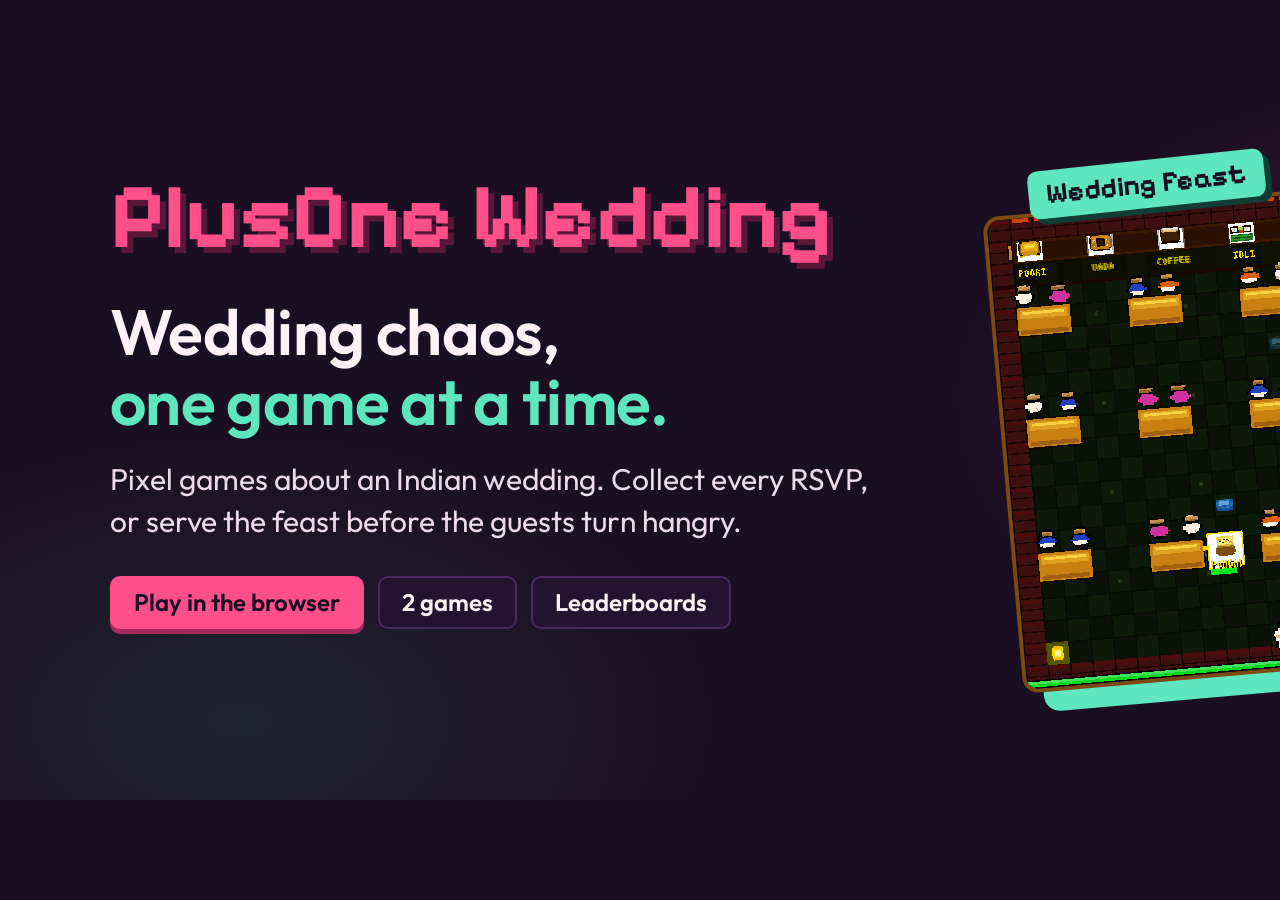
<file: assets/src/banner.html>
<!doctype html>
<html><head><meta charset="utf-8">
<link href="https://fonts.googleapis.com/css2?family=Pixelify+Sans:wght@700&family=Outfit:wght@400;500;600&display=swap" rel="stylesheet">
<style>
  html, body { margin: 0; width: 2000px; height: 800px; overflow: hidden; background: #1a0e22; }
  body { position: relative; font-family: Outfit, sans-serif; color: #fff1f5; }
  .glow { position: absolute; inset: 0; background: radial-gradient(900px 500px at 78% 50%, rgba(255, 79, 139, .18), transparent 70%), radial-gradient(700px 420px at 12% 90%, rgba(94, 230, 193, .10), transparent 70%); }
  .left { position: absolute; left: 110px; top: 0; bottom: 0; width: 780px; display: flex; flex-direction: column; justify-content: center; }
  .wm { font: 700 92px/1 "Pixelify Sans"; color: #ff4f8b; text-shadow: 6px 6px 0 #5a1838; margin: 0 0 34px; }
  h1 { margin: 0 0 22px; font: 600 64px/1.08 Outfit; letter-spacing: -.01em; }
  h1 span { color: #5ee6c1; }
  p { margin: 0 0 34px; font-size: 30px; line-height: 1.4; color: #ecd9ea; max-width: 760px; }
  .chips { display: flex; gap: 14px; }
  .chip { padding: 10px 22px; border-radius: 10px; font: 600 24px/1.2 Outfit; border: 2px solid #4a2a5e; background: #24132f; }
  .chip.rose { background: #ff4f8b; border-color: #ff4f8b; color: #1a0e22; box-shadow: 0 5px 0 #a82a5c; }
  .card { position: absolute; width: 500px; height: 500px; border-radius: 16px; overflow: hidden; background: #140a1a; }
  .card img { width: 100%; height: 100%; display: block; image-rendering: pixelated; }
  .card.aisle { right: 110px; top: 50px; transform: rotate(4deg); border: 4px solid #4a2a5e; box-shadow: 20px 20px 0 #ff4f8b; }
  .card.feast { right: 520px; top: 196px; width: 470px; height: 470px; transform: rotate(-5deg); border: 4px solid #7a4a10; box-shadow: 20px 20px 0 #5ee6c1; }
  .tag { position: absolute; padding: 10px 18px; border-radius: 10px; font: 700 28px/1 "Pixelify Sans"; }
  .tag.aisle { right: 80px; top: 590px; transform: rotate(-3deg); background: #ff4f8b; color: #1a0e22; box-shadow: 6px 6px 0 #5a1838; }
  .tag.feast { right: 735px; top: 160px; transform: rotate(-6deg); background: #5ee6c1; color: #1a0e22; box-shadow: 6px 6px 0 #123d36; }
</style></head>
<body>
  <div class="glow"></div>
  <div class="left">
    <div class="wm">PlusOne Wedding</div>
    <h1>Wedding chaos,<br><span>one game at a time.</span></h1>
    <p>Pixel games about an Indian wedding. Collect every RSVP, or serve the feast before the guests turn hangry.</p>
    <div class="chips"><span class="chip rose">Play in the browser</span><span class="chip">2 games</span><span class="chip">Leaderboards</span></div>
  </div>
  <div class="card aisle"><img src="../../public/games/aisle-run/thumb.png" alt=""></div>
  <div class="card feast"><img src="../../public/games/wedding-feast/thumb.png" alt=""></div>
  <div class="tag feast">Wedding Feast</div>
  <div class="tag aisle">Aisle Run</div>
</body></html>
</file>
